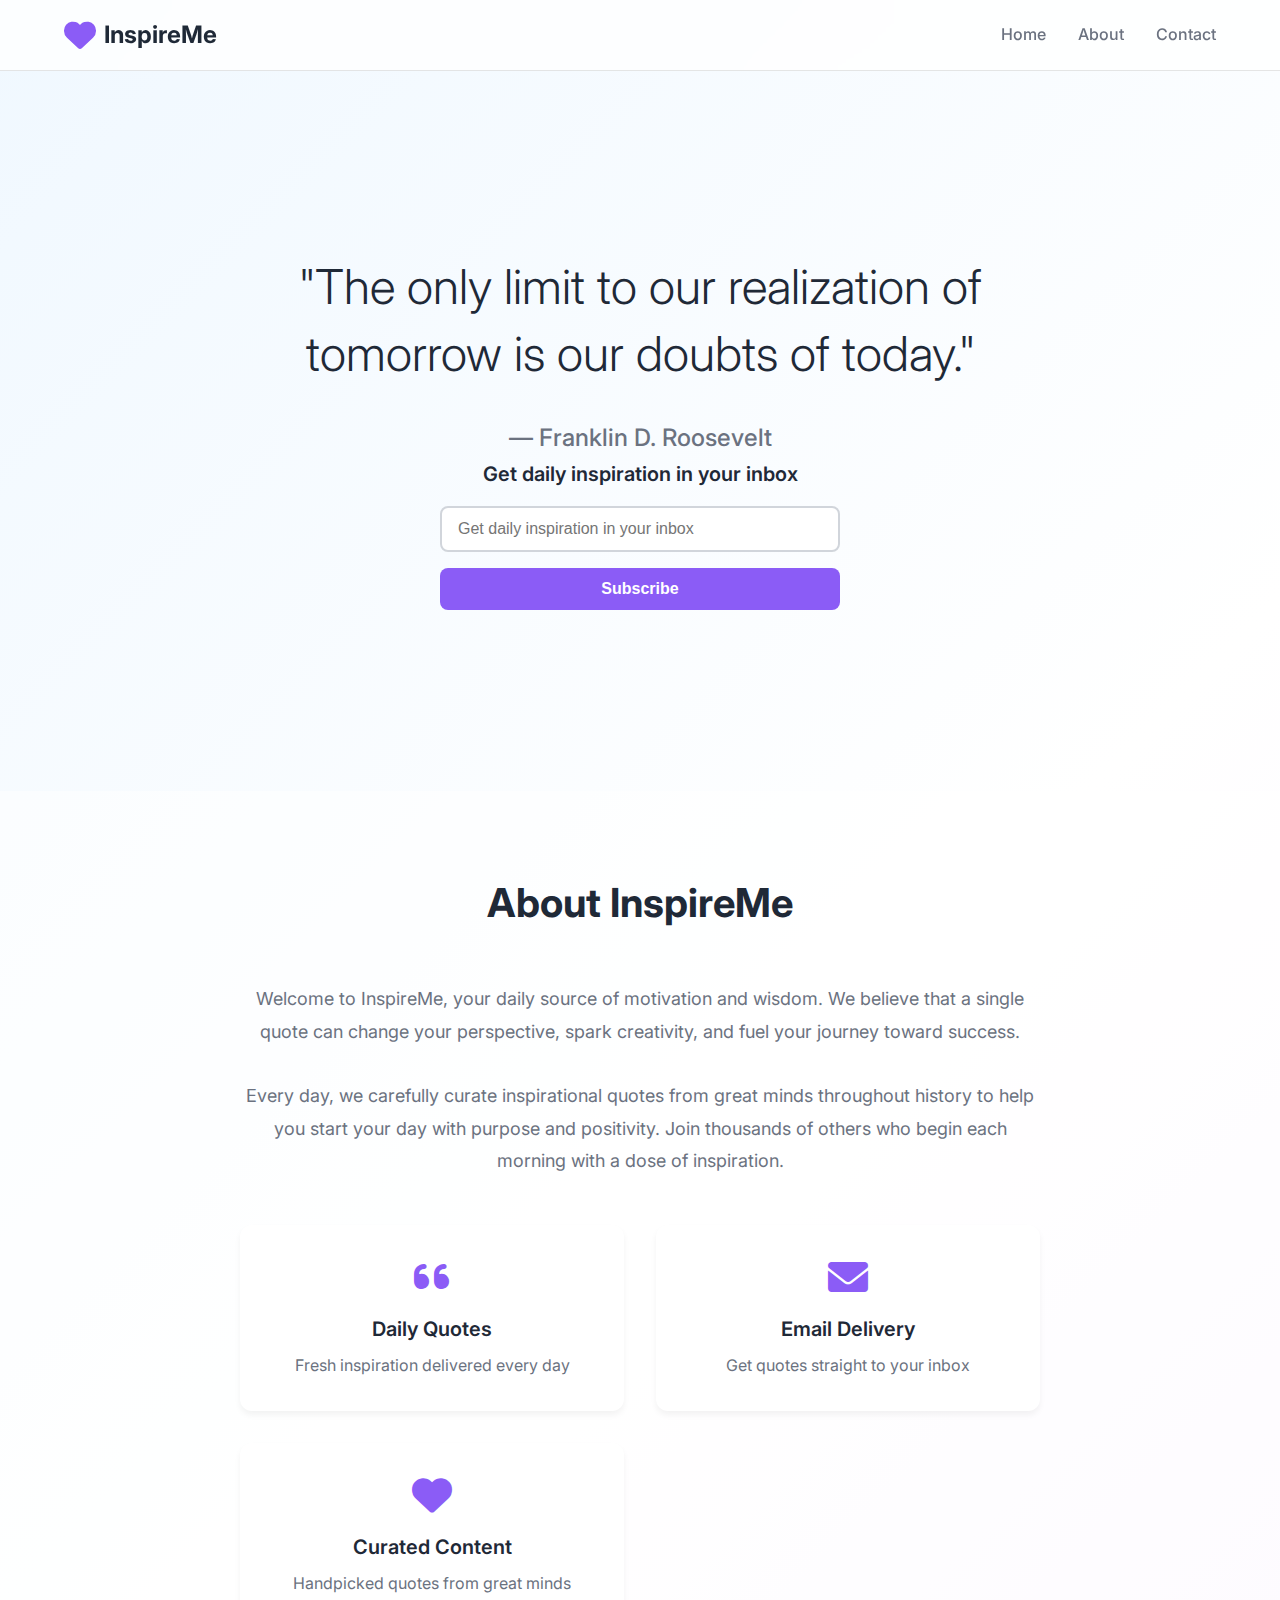
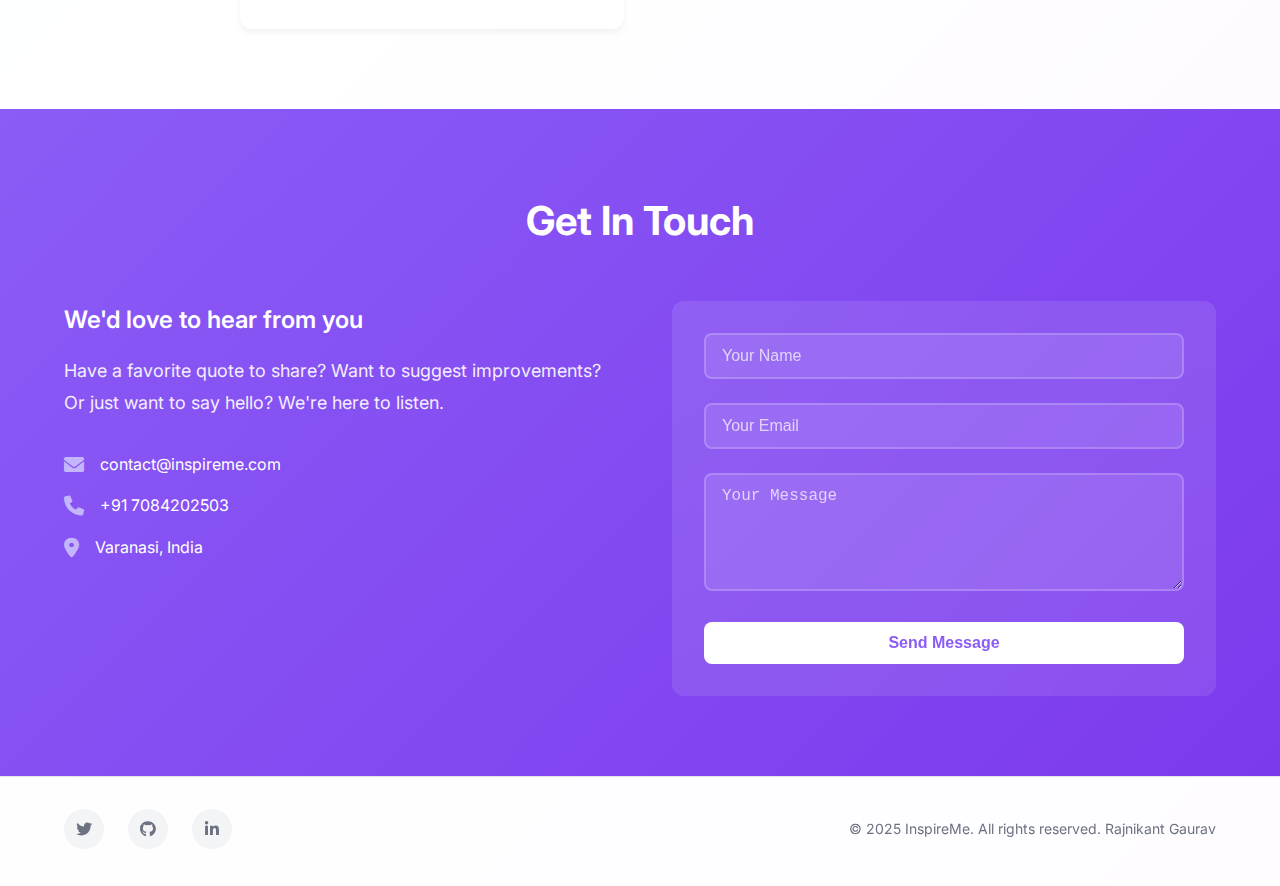
<file: index.html>
<!DOCTYPE html>
<html lang="en">
  <head>
    <meta charset="UTF-8" />
    <meta name="viewport" content="width=device-width, initial-scale=1.0" />
    <title>InspireMe - Daily Quote</title>

    <link
      rel="stylesheet"
      href="https://cdnjs.cloudflare.com/ajax/libs/font-awesome/6.0.0/css/all.min.css"
    />

    <link
      href="https://fonts.googleapis.com/css2?family=Inter:wght@300;400;500;600;700&display=swap"
      rel="stylesheet"
    />

    <link rel="stylesheet" href="style.css" />
  </head>
  <body>
    <header class="header">
      <div class="container">
        <div class="logo">
          <i class="fas fa-heart logo-icon"></i>
          <h1 class="logo-text">InspireMe</h1>
        </div>
        <nav class="nav">
          <a href="#home" class="nav-link">Home</a>
          <a href="#about" class="nav-link">About</a>
          <a href="#contact" class="nav-link">Contact</a>
        </nav>
      </div>
    </header>

    <main id="home" class="main-section">
      <div class="quote-container">
        <blockquote class="daily-quote">
          "The only limit to our realization of tomorrow is our doubts of
          today."
        </blockquote>
        <cite class="quote-author">— Franklin D. Roosevelt</cite>

        <div class="subscription-box">
          <h3 class="subscription-title">
            Get daily inspiration in your inbox
          </h3>
          <form class="subscription-form">
            <input
              type="email"
              class="email-input"
              placeholder="Get daily inspiration in your inbox"
              required
            />
            <button type="submit" class="subscribe-btn">Subscribe</button>
          </form>
        </div>
      </div>
    </main>

    <section id="about" class="about-section">
      <div class="container">
        <h2 class="section-title">About InspireMe</h2>
        <div class="about-content">
          <p class="about-text">
            Welcome to InspireMe, your daily source of motivation and wisdom. We
            believe that a single quote can change your perspective, spark
            creativity, and fuel your journey toward success.
          </p>
          <p class="about-text">
            Every day, we carefully curate inspirational quotes from great minds
            throughout history to help you start your day with purpose and
            positivity. Join thousands of others who begin each morning with a
            dose of inspiration.
          </p>
          <div class="features">
            <div class="feature">
              <i class="fas fa-quote-left feature-icon"></i>
              <h3 class="feature-title">Daily Quotes</h3>
              <p class="feature-text">Fresh inspiration delivered every day</p>
            </div>
            <div class="feature">
              <i class="fas fa-envelope feature-icon"></i>
              <h3 class="feature-title">Email Delivery</h3>
              <p class="feature-text">Get quotes straight to your inbox</p>
            </div>
            <div class="feature">
              <i class="fas fa-heart feature-icon"></i>
              <h3 class="feature-title">Curated Content</h3>
              <p class="feature-text">Handpicked quotes from great minds</p>
            </div>
          </div>
        </div>
      </div>
    </section>

    <section id="contact" class="contact-section">
      <div class="container">
        <h2 class="section-title">Get In Touch</h2>
        <div class="contact-content">
          <div class="contact-info">
            <h3 class="contact-subtitle">We'd love to hear from you</h3>
            <p class="contact-text">
              Have a favorite quote to share? Want to suggest improvements? Or
              just want to say hello? We're here to listen.
            </p>
            <div class="contact-methods">
              <div class="contact-method">
                <i class="fas fa-envelope contact-icon"></i>
                <span class="contact-detail">contact@inspireme.com</span>
              </div>
              <div class="contact-method">
                <i class="fas fa-phone contact-icon"></i>
                <span class="contact-detail">+91 7084202503</span>
              </div>
              <div class="contact-method">
                <i class="fas fa-map-marker-alt contact-icon"></i>
                <span class="contact-detail">Varanasi, India</span>
              </div>
            </div>
          </div>
          <form class="contact-form">
            <div class="form-group">
              <input
                type="text"
                class="form-input"
                placeholder="Your Name"
                required
              />
            </div>
            <div class="form-group">
              <input
                type="email"
                class="form-input"
                placeholder="Your Email"
                required
              />
            </div>
            <div class="form-group">
              <textarea
                class="form-textarea"
                placeholder="Your Message"
                rows="5"
                required
              ></textarea>
            </div>
            <button type="submit" class="contact-btn">Send Message</button>
          </form>
        </div>
      </div>
    </section>

    <footer class="footer">
      <div class="container">
        <div class="footer-content">
          <div class="social-icons">
            <a href="https://x.com/papercode_" class="social-link" target="_blank" aria-label="Twitter">
              <i class="fab fa-twitter social-icon"></i>
            </a>
            <a href="https://github.com/rajnikant357" class="social-link" target="_blank" aria-label="Github">
              <i class="fab fa-github social-icon"></i>
            </a>
            <a href="https://www.linkedin.com/in/rajnikant-guarav-5b70112a2/" target="_blank" class="social-link" aria-label="LinkedIn">
              <i class="fab fa-linkedin-in social-icon"></i>
            </a>
          </div>
          <p class="copyright">
            © 2025 InspireMe. All rights reserved. Rajnikant Gaurav
          </p>
        </div>
      </div>
    </footer>
  </body>
</html>
</file>
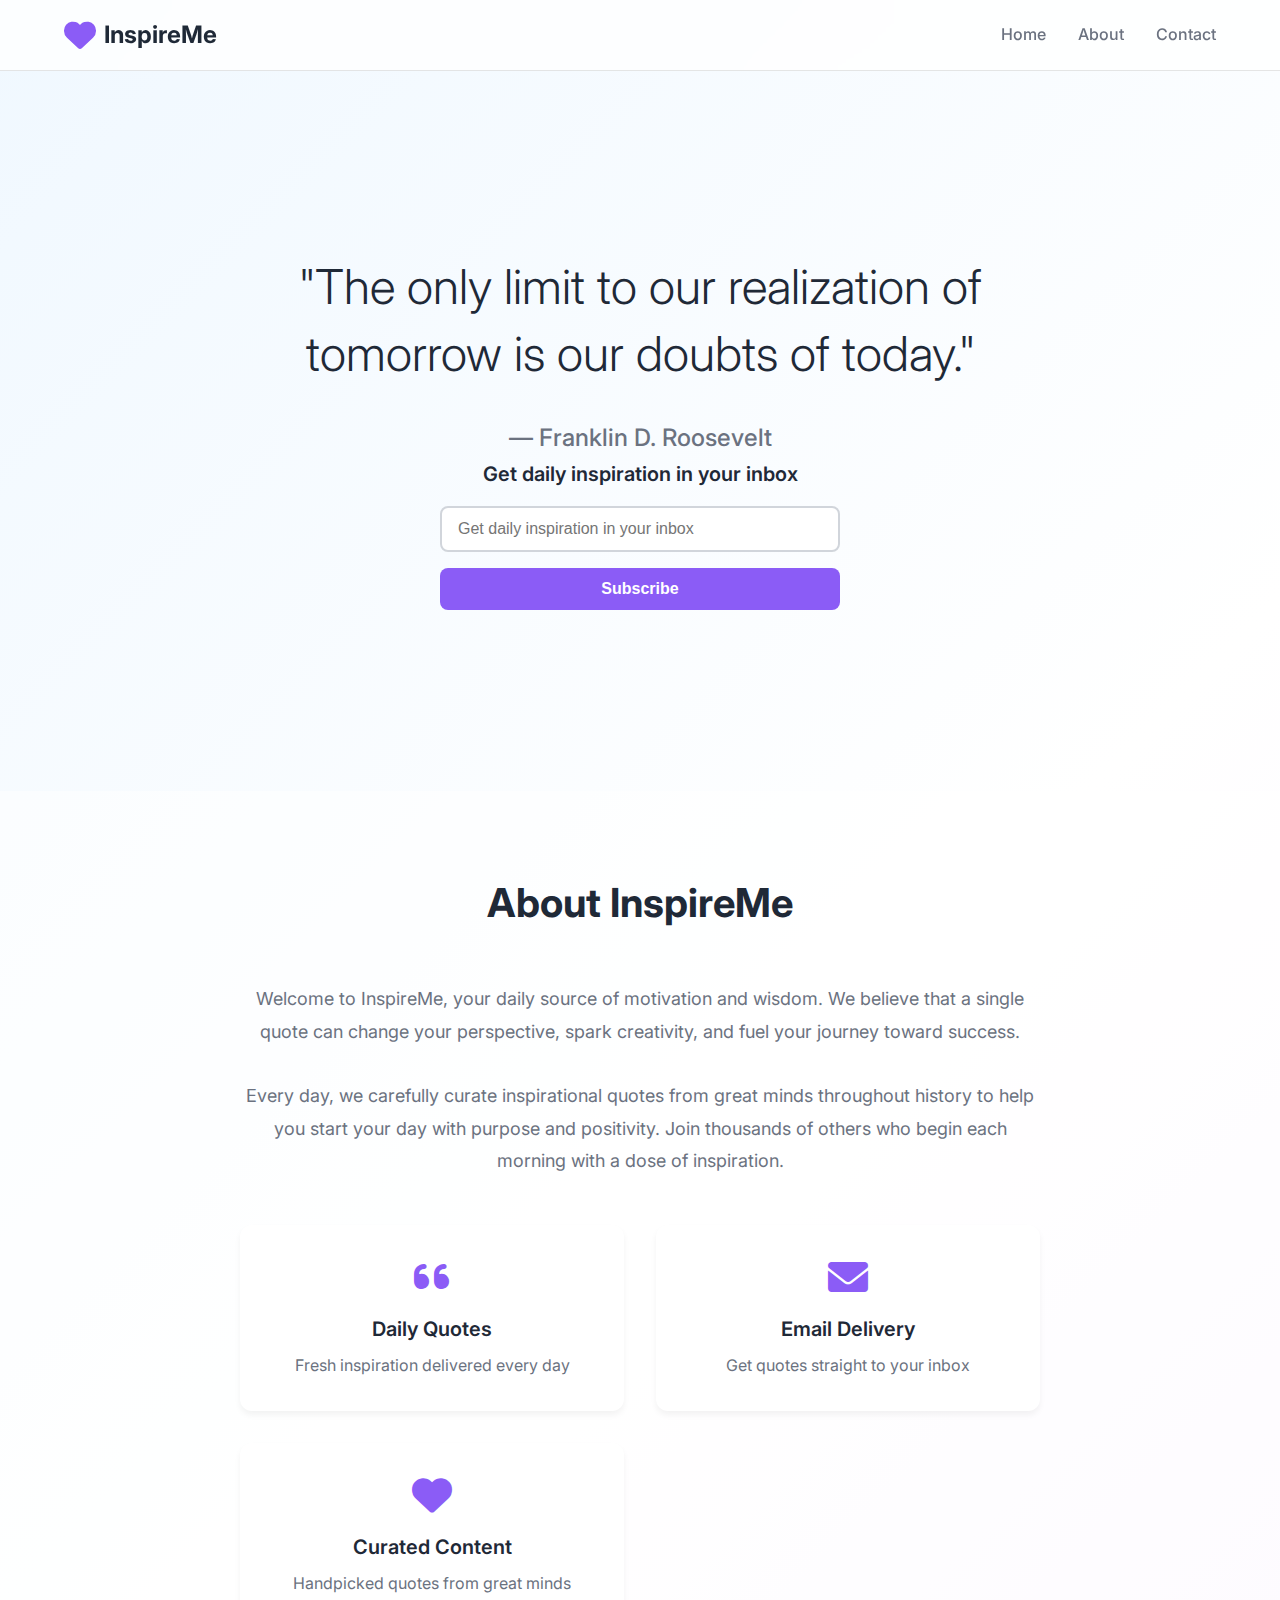
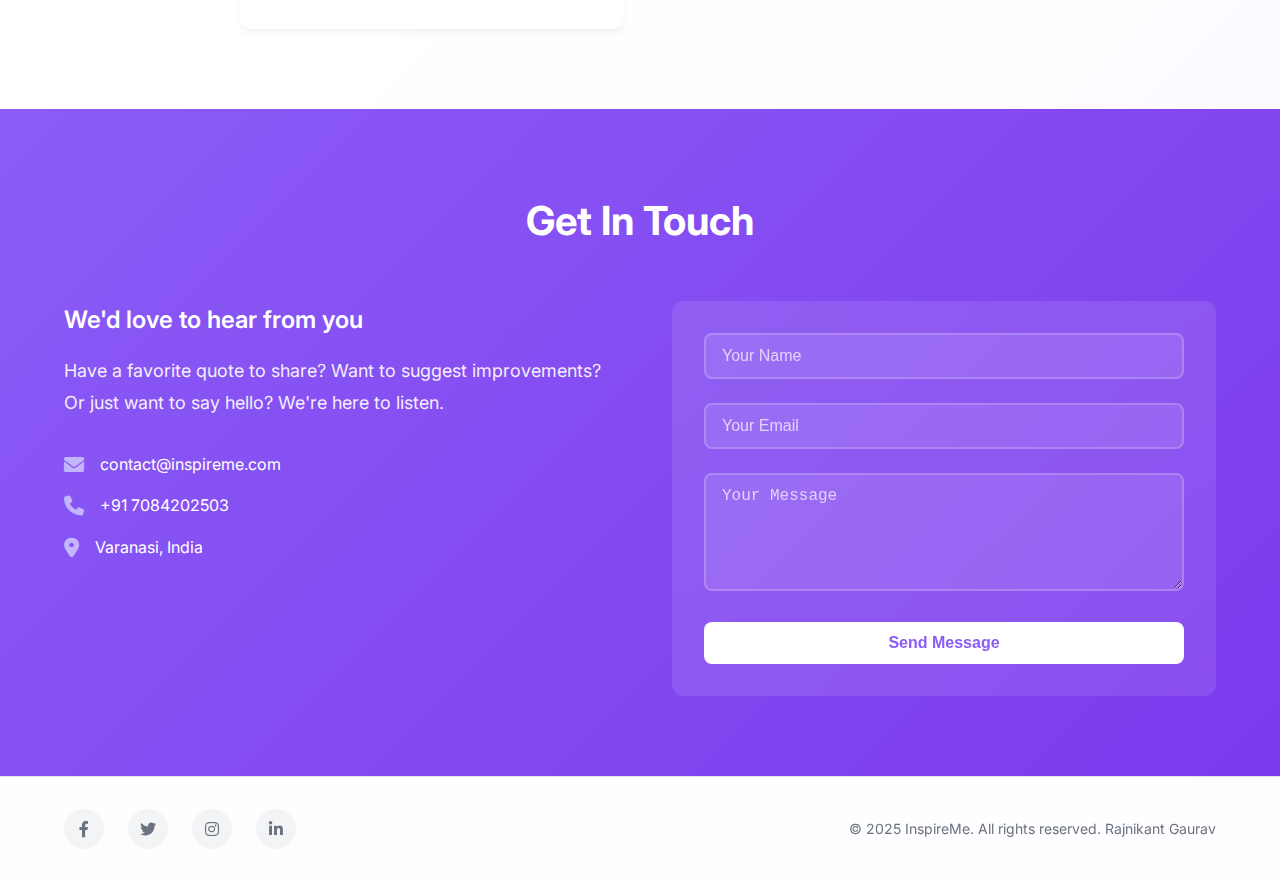
<file: landing page.html>
<!DOCTYPE html>
<html lang="en">
  <head>
    <meta charset="UTF-8" />
    <meta name="viewport" content="width=device-width, initial-scale=1.0" />
    <title>InspireMe - Daily Quote</title>
    <!-- Font Awesome for icons -->
    <link
      rel="stylesheet"
      href="https://cdnjs.cloudflare.com/ajax/libs/font-awesome/6.0.0/css/all.min.css"
    />
    <!-- Google Fonts -->
    <link
      href="https://fonts.googleapis.com/css2?family=Inter:wght@300;400;500;600;700&display=swap"
      rel="stylesheet"
    />

    <link rel="stylesheet" href="style.css" />
  </head>
  <body>
    <!-- Header -->
    <header class="header">
      <div class="container">
        <div class="logo">
          <i class="fas fa-heart logo-icon"></i>
          <h1 class="logo-text">InspireMe</h1>
        </div>
        <nav class="nav">
          <a href="#home" class="nav-link">Home</a>
          <a href="#about" class="nav-link">About</a>
          <a href="#contact" class="nav-link">Contact</a>
        </nav>
      </div>
    </header>

    <!-- Main Section -->
    <main id="home" class="main-section">
      <div class="quote-container">
        <blockquote class="daily-quote">
          "The only limit to our realization of tomorrow is our doubts of
          today."
        </blockquote>
        <cite class="quote-author">— Franklin D. Roosevelt</cite>

        <!-- Email Subscription -->
        <div class="subscription-box">
          <h3 class="subscription-title">
            Get daily inspiration in your inbox
          </h3>
          <form class="subscription-form">
            <input
              type="email"
              class="email-input"
              placeholder="Get daily inspiration in your inbox"
              required
            />
            <button type="submit" class="subscribe-btn">Subscribe</button>
          </form>
        </div>
      </div>
    </main>

    <!-- About Section -->
    <section id="about" class="about-section">
      <div class="container">
        <h2 class="section-title">About InspireMe</h2>
        <div class="about-content">
          <p class="about-text">
            Welcome to InspireMe, your daily source of motivation and wisdom. We
            believe that a single quote can change your perspective, spark
            creativity, and fuel your journey toward success.
          </p>
          <p class="about-text">
            Every day, we carefully curate inspirational quotes from great minds
            throughout history to help you start your day with purpose and
            positivity. Join thousands of others who begin each morning with a
            dose of inspiration.
          </p>
          <div class="features">
            <div class="feature">
              <i class="fas fa-quote-left feature-icon"></i>
              <h3 class="feature-title">Daily Quotes</h3>
              <p class="feature-text">Fresh inspiration delivered every day</p>
            </div>
            <div class="feature">
              <i class="fas fa-envelope feature-icon"></i>
              <h3 class="feature-title">Email Delivery</h3>
              <p class="feature-text">Get quotes straight to your inbox</p>
            </div>
            <div class="feature">
              <i class="fas fa-heart feature-icon"></i>
              <h3 class="feature-title">Curated Content</h3>
              <p class="feature-text">Handpicked quotes from great minds</p>
            </div>
          </div>
        </div>
      </div>
    </section>

    <!-- Contact Section -->
    <section id="contact" class="contact-section">
      <div class="container">
        <h2 class="section-title">Get In Touch</h2>
        <div class="contact-content">
          <div class="contact-info">
            <h3 class="contact-subtitle">We'd love to hear from you</h3>
            <p class="contact-text">
              Have a favorite quote to share? Want to suggest improvements? Or
              just want to say hello? We're here to listen.
            </p>
            <div class="contact-methods">
              <div class="contact-method">
                <i class="fas fa-envelope contact-icon"></i>
                <span class="contact-detail">contact@inspireme.com</span>
              </div>
              <div class="contact-method">
                <i class="fas fa-phone contact-icon"></i>
                <span class="contact-detail">+91 7084202503</span>
              </div>
              <div class="contact-method">
                <i class="fas fa-map-marker-alt contact-icon"></i>
                <span class="contact-detail">Varanasi, India</span>
              </div>
            </div>
          </div>
          <form class="contact-form">
            <div class="form-group">
              <input
                type="text"
                class="form-input"
                placeholder="Your Name"
                required
              />
            </div>
            <div class="form-group">
              <input
                type="email"
                class="form-input"
                placeholder="Your Email"
                required
              />
            </div>
            <div class="form-group">
              <textarea
                class="form-textarea"
                placeholder="Your Message"
                rows="5"
                required
              ></textarea>
            </div>
            <button type="submit" class="contact-btn">Send Message</button>
          </form>
        </div>
      </div>
    </section>

    <!-- Footer -->
    <footer class="footer">
      <div class="container">
        <div class="footer-content">
          <div class="social-icons">
            <a href="#" class="social-link" aria-label="Facebook">
              <i class="fab fa-facebook-f social-icon"></i>
            </a>
            <a href="#" class="social-link" aria-label="Twitter">
              <i class="fab fa-twitter social-icon"></i>
            </a>
            <a href="#" class="social-link" aria-label="Instagram">
              <i class="fab fa-instagram social-icon"></i>
            </a>
            <a href="#" class="social-link" aria-label="LinkedIn">
              <i class="fab fa-linkedin-in social-icon"></i>
            </a>
          </div>
          <p class="copyright">© 2025 InspireMe. All rights reserved. Rajnikant Gaurav</p>
        </div>
      </div>
    </footer>
  </body>
</html>
</file>
<file: style.css>
* {
  margin: 0;
  padding: 0;
  box-sizing: border-box;
}

body {
  font-family: "Inter", sans-serif;
  line-height: 1.6;
  color: #333;
  background: linear-gradient(135deg, #f0f8ff 0%, #ffffff 50%, #f8f0ff 100%);
  min-height: 100vh;
}

.container {
  max-width: 1200px;
  margin: 0 auto;
  padding: 0 1.5rem;
}

.header {
  padding: 1rem 0;
  background: rgba(255, 255, 255, 0.8);
  backdrop-filter: blur(10px);
  border-bottom: 1px solid rgba(0, 0, 0, 0.1);
  position: sticky;
  top: 0;
  z-index: 100;
}

.header .container {
  display: flex;
  justify-content: space-between;
  align-items: center;
}

.logo {
  display: flex;
  align-items: center;
  gap: 0.5rem;
}

.logo-icon {
  font-size: 2rem;
  color: #8b5cf6;
  transition: transform 0.3s ease, color 0.3s ease;
}

.logo-icon:hover {
  transform: scale(1.2);
  color: #7c3aed;
}

.logo-text {
  font-size: 1.5rem;
  font-weight: 700;
  color: #1f2937;
  transition: transform 0.3s ease, color 0.3s ease;
}

.logo-text:hover {
  transform: scale(1.05);
  color: #8b5cf6;
}

.nav {
  display: flex;
  gap: 2rem;
}

.nav-link {
  text-decoration: none;
  color: #6b7280;
  font-weight: 500;
  transition: all 0.3s ease;
  position: relative;
}

.nav-link:hover {
  color: #8b5cf6;
  transform: scale(1.1);
}

.nav-link::after {
  content: "";
  position: absolute;
  width: 0;
  height: 2px;
  bottom: -5px;
  left: 50%;
  background-color: #8b5cf6;
  transition: all 0.3s ease;
  transform: translateX(-50%);
}

.nav-link:hover::after {
  width: 100%;
}

.main-section {
  padding: 5rem 0;
  text-align: center;
  min-height: 80vh;
  display: flex;
  align-items: center;
  justify-content: center;
}

.quote-container {
  max-width: 800px;
  margin: 0 auto;
  padding: 0 1.5rem;
}

.daily-quote {
  font-size: 3rem;
  font-weight: 300;
  color: #1f2937;
  line-height: 1.4;
  margin-bottom: 2rem;
  transition: transform 0.3s ease;
}

.daily-quote:hover {
  transform: scale(1.02);
}

.quote-author {
  font-size: 1.5rem;
  color: #6b7280;
  font-weight: 500;
  font-style: normal;
  margin-bottom: 3rem;
  transition: transform 0.3s ease, color 0.3s ease;
}

.quote-author:hover {
  transform: scale(1.05);
  color: #8b5cf6;
}

.subscription-box {
  max-width: 400px;
  margin: 0 auto;
}

.subscription-title {
  font-size: 1.25rem;
  font-weight: 600;
  color: #1f2937;
  margin-bottom: 1rem;
  transition: transform 0.3s ease;
}

.subscription-title:hover {
  transform: scale(1.05);
}

.subscription-form {
  display: flex;
  flex-direction: column;
  gap: 1rem;
}

.email-input {
  padding: 0.75rem 1rem;
  border: 2px solid #d1d5db;
  border-radius: 8px;
  font-size: 1rem;
  transition: all 0.3s ease;
}

.email-input:focus {
  outline: none;
  border-color: #8b5cf6;
  transform: scale(1.02);
}

.subscribe-btn {
  padding: 0.75rem 2rem;
  background: #8b5cf6;
  color: white;
  border: none;
  border-radius: 8px;
  font-size: 1rem;
  font-weight: 600;
  cursor: pointer;
  transition: all 0.3s ease;
}

.subscribe-btn:hover {
  background: #7c3aed;
  transform: scale(1.05);
}

.about-section {
  padding: 5rem 0;
  background: rgba(255, 255, 255, 0.5);
}

.section-title {
  font-size: 2.5rem;
  font-weight: 700;
  text-align: center;
  color: #1f2937;
  margin-bottom: 3rem;
  transition: transform 0.3s ease, color 0.3s ease;
}

.section-title:hover {
  transform: scale(1.05);
  color: #8b5cf6;
}

.about-content {
  max-width: 800px;
  margin: 0 auto;
  text-align: center;
}

.about-text {
  font-size: 1.125rem;
  color: #6b7280;
  margin-bottom: 2rem;
  line-height: 1.8;
  transition: transform 0.3s ease;
}

.about-text:hover {
  transform: scale(1.02);
}

.features {
  display: grid;
  grid-template-columns: repeat(auto-fit, minmax(250px, 1fr));
  gap: 2rem;
  margin-top: 3rem;
}

.feature {
  padding: 2rem;
  background: white;
  border-radius: 12px;
  box-shadow: 0 4px 6px rgba(0, 0, 0, 0.05);
  transition: all 0.3s ease;
}

.feature:hover {
  transform: translateY(-5px) scale(1.02);
  box-shadow: 0 10px 25px rgba(0, 0, 0, 0.1);
}

.feature-icon {
  font-size: 2.5rem;
  color: #8b5cf6;
  margin-bottom: 1rem;
  transition: transform 0.3s ease;
}

.feature-icon:hover {
  transform: scale(1.3);
}

.feature-title {
  font-size: 1.25rem;
  font-weight: 600;
  color: #1f2937;
  margin-bottom: 0.5rem;
  transition: transform 0.3s ease;
}

.feature-title:hover {
  transform: scale(1.1);
}

.feature-text {
  color: #6b7280;
  transition: transform 0.3s ease;
}

.feature-text:hover {
  transform: scale(1.05);
}

.contact-section {
  padding: 5rem 0;
  background: linear-gradient(135deg, #8b5cf6 0%, #7c3aed 100%);
  color: white;
}

.contact-section .section-title {
  color: white;
}

.contact-content {
  display: grid;
  grid-template-columns: 1fr 1fr;
  gap: 4rem;
  align-items: start;
}

.contact-subtitle {
  font-size: 1.5rem;
  font-weight: 600;
  margin-bottom: 1rem;
  transition: transform 0.3s ease;
}

.contact-subtitle:hover {
  transform: scale(1.05);
}

.contact-text {
  font-size: 1.125rem;
  line-height: 1.8;
  margin-bottom: 2rem;
  opacity: 0.9;
  transition: transform 0.3s ease;
}

.contact-text:hover {
  transform: scale(1.02);
}

.contact-methods {
  display: flex;
  flex-direction: column;
  gap: 1rem;
}

.contact-method {
  display: flex;
  align-items: center;
  gap: 1rem;
  transition: transform 0.3s ease;
}

.contact-method:hover {
  transform: scale(1.05);
}

.contact-icon {
  font-size: 1.25rem;
  color: #c4b5fd;
  transition: transform 0.3s ease;
}

.contact-icon:hover {
  transform: scale(1.3);
}

.contact-detail {
  font-size: 1rem;
  transition: transform 0.3s ease;
}

.contact-detail:hover {
  transform: scale(1.05);
}

.contact-form {
  background: rgba(255, 255, 255, 0.1);
  padding: 2rem;
  border-radius: 12px;
  backdrop-filter: blur(10px);
  transition: transform 0.3s ease;
}

.contact-form:hover {
  transform: scale(1.02);
}

.form-group {
  margin-bottom: 1.5rem;
}

.form-input,
.form-textarea {
  width: 100%;
  padding: 0.75rem 1rem;
  border: 2px solid rgba(255, 255, 255, 0.2);
  border-radius: 8px;
  background: rgba(255, 255, 255, 0.1);
  color: white;
  font-size: 1rem;
  transition: all 0.3s ease;
}

.form-input::placeholder,
.form-textarea::placeholder {
  color: rgba(255, 255, 255, 0.7);
}

.form-input:focus,
.form-textarea:focus {
  outline: none;
  border-color: rgba(255, 255, 255, 0.5);
  background: rgba(255, 255, 255, 0.2);
  transform: scale(1.02);
}

.contact-btn {
  width: 100%;
  padding: 0.75rem 2rem;
  background: white;
  color: #8b5cf6;
  border: none;
  border-radius: 8px;
  font-size: 1rem;
  font-weight: 600;
  cursor: pointer;
  transition: all 0.3s ease;
}

.contact-btn:hover {
  background: #f3f4f6;
  transform: scale(1.05);
}

.footer {
  padding: 2rem 0;
  background: rgba(255, 255, 255, 0.8);
  backdrop-filter: blur(10px);
  border-top: 1px solid rgba(0, 0, 0, 0.1);
}

.footer-content {
  display: flex;
  justify-content: space-between;
  align-items: center;
}

.social-icons {
  display: flex;
  gap: 1.5rem;
}

.social-link {
  display: flex;
  align-items: center;
  justify-content: center;
  width: 40px;
  height: 40px;
  background: #f3f4f6;
  border-radius: 50%;
  color: #6b7280;
  text-decoration: none;
  transition: all 0.3s ease;
}

.social-link:hover {
  background: #8b5cf6;
  color: white;
  transform: scale(1.2);
}

.social-icon {
  font-size: 1rem;
  transition: transform 0.3s ease;
}

.social-icon:hover {
  transform: scale(1.1);
}

.copyright {
  color: #6b7280;
  font-size: 0.875rem;
  transition: transform 0.3s ease;
}

.copyright:hover {
  transform: scale(1.05);
}

@media (max-width: 768px) {
  .nav {
    display: none;
  }

  .daily-quote {
    font-size: 2rem;
  }

  .subscription-form {
    flex-direction: column;
  }

  .contact-content {
    grid-template-columns: 1fr;
    gap: 2rem;
  }

  .footer-content {
    flex-direction: column;
    gap: 1rem;
  }

  .features {
    grid-template-columns: 1fr;
  }
}

@media (max-width: 480px) {
  .daily-quote {
    font-size: 1.5rem;
  }

  .quote-author {
    font-size: 1.125rem;
  }

  .section-title {
    font-size: 2rem;
  }
}

html {
  scroll-behavior: smooth;
}

h1,
h2,
h3,
p,
span {
  transition: transform 0.3s ease, color 0.3s ease;
}

button {
  position: relative;
  overflow: hidden;
}

button::before {
  content: "";
  position: absolute;
  top: 0;
  left: -100%;
  width: 100%;
  height: 100%;
  background: linear-gradient(
    90deg,
    transparent,
    rgba(255, 255, 255, 0.2),
    transparent
  );
  transition: left 0.5s;
}

button:hover::before {
  left: 100%;
}
</file>
